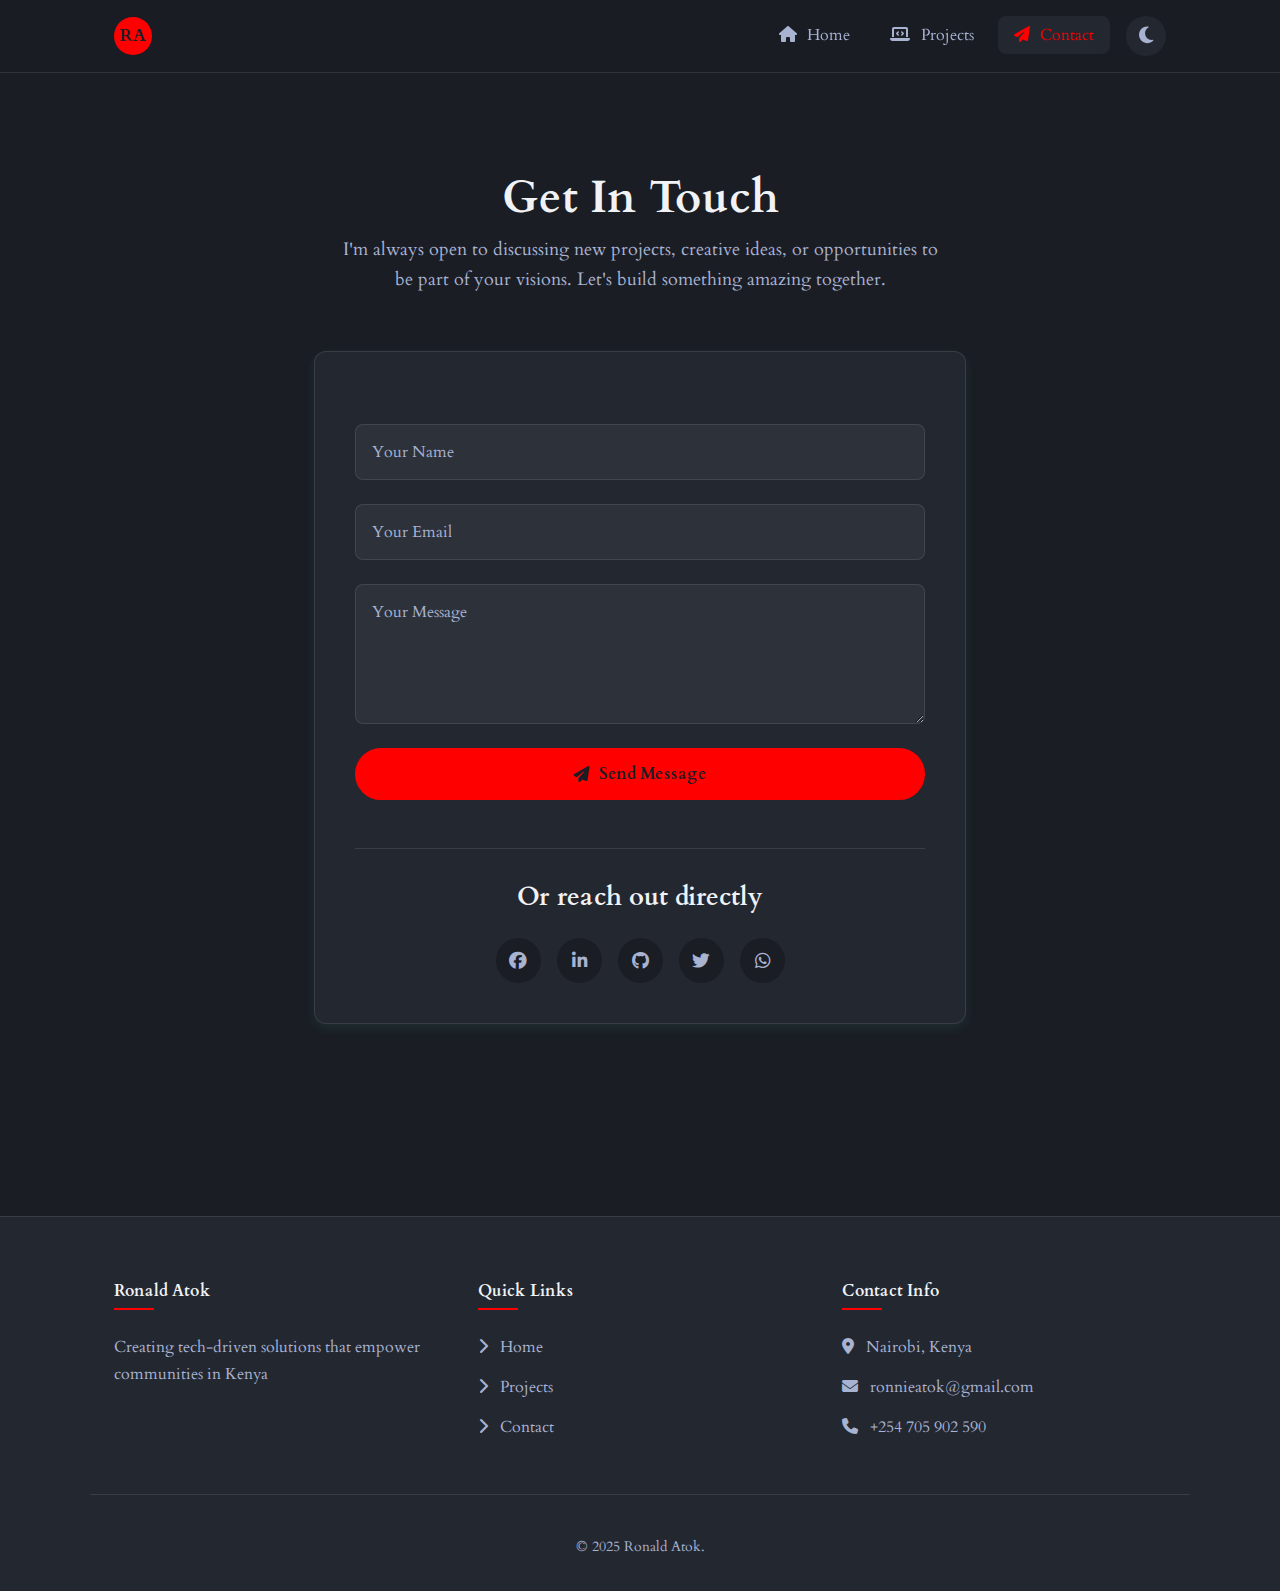
<file: contact.html>
<!DOCTYPE html>
<html lang="en">
<head>
    <meta charset="UTF-8">
    <meta name="viewport" content="width=device-width, initial-scale=1.0">
    <title>Contact - Ronald Atok</title>
    
    <link rel="icon" href="data:image/svg+xml,<svg xmlns='http://www.w3.org/2000/svg' viewBox='0 0 100 100'><circle cx='50' cy='50' r='48' fill='%2342DCA3'/><text x='50' y='65' font-size='50' text-anchor='middle' fill='%23121212' font-family='Arial, sans-serif' font-weight='bold'>RA</text></svg>">
    <link rel="preconnect" href="https://fonts.googleapis.com">
<link rel="preconnect" href="https://fonts.gstatic.com" crossorigin>
<link href="https://fonts.googleapis.com/css2?family=Cardo:ital,wght@0,400;0,700;1,400&display=swap" rel="stylesheet">
    
    <link rel="stylesheet" href="https://cdnjs.cloudflare.com/ajax/libs/font-awesome/6.4.0/css/all.min.css">
    
    <style>
        :root {
            --accent: #ff0000;       /* Vibrant orange */
            --accent-dark: #ff0000;

            --radius-sm: 8px;
            --radius-md: 12px;
            --radius-lg: 20px;
            --radius-full: 50px;
            
            --transition-fast: all 0.2s ease-in-out;
            --transition-smooth: all 0.3s cubic-bezier(0.25, 0.46, 0.45, 0.94);
        }
        
        /* Dark Theme (Default) */
        body {
            --bg-primary: #1A1D24;
            --bg-secondary: #232730;
            --bg-nav: rgba(26, 29, 36, 0.8);
            --text-primary: #F0F2F5;
            --text-secondary: #a8b2d1;
            --border-color: rgba(255, 255, 255, 0.1);
            --shadow-color: rgba(66, 220, 163, 0.1);
            --input-bg: #2c313a;
        }

        /* Light Theme */
        body.light-theme {
            --bg-primary: #F8F9FA;
            --bg-secondary: #FFFFFF;
            --bg-nav: rgba(248, 249, 250, 0.85);
            --text-primary: #1A1D24;
            --text-secondary: #5a6178;
            --border-color: rgba(0, 0, 0, 0.1);
            --shadow-color: rgba(0, 0, 0, 0.08);
            --input-bg: #F0F2F5;
        }

        * {
            margin: 0;
            padding: 0;
            box-sizing: border-box;
        }

        body {
            background: var(--bg-primary);
            color: var(--text-secondary);
            font-family: 'Cardo', serif;
            line-height: 1.7;
            min-height: 100vh;
            display: flex;
            flex-direction: column;
            overflow-x: hidden;
            transition: background 0.3s, color 0.3s;
        }
        
        main {
            flex-grow: 1;
        }

        h1, h2, h3, h4, h5, h6 {
            font-family: 'Cardo', serif;
            font-weight: 600;
            line-height: 1.3;
            color: var(--text-primary);
        }

        h1 { font-size: 2.8rem; }
        h2 { font-size: 2.2rem; margin-bottom: 1.5rem; }
        h3 { font-size: 1.6rem; margin-bottom: 1rem; }
        
        a {
            text-decoration: none;
            color: var(--accent);
            transition: var(--transition-fast);
        }
        a:hover { color: var(--accent-dark); }

        .container {
            width: 100%;
            max-width: 1100px;
            margin: 0 auto;
            padding: 0 1.5rem;
        }
        
        .container-narrow {
            max-width: 700px;
        }

        .btn {
            display: inline-flex;
            align-items: center;
            justify-content: center;
            gap: 0.6rem;
            padding: 0.8rem 1.8rem;
            border-radius: var(--radius-full);
            font-weight: 600;
            font-size: 1rem;
            text-decoration: none;
            transition: var(--transition-smooth);
            cursor: pointer;
            border: 2px solid transparent;
            font-family: 'Cardo', serif;
        }
        
        .btn-primary {
            background: var(--accent);
            color: #1A1D24;
            border-color: var(--accent);
        }
        .btn-primary:hover {
            background: var(--accent-dark);
            border-color: var(--accent-dark);
            transform: translateY(-3px);
            box-shadow: 0 10px 20px -10px var(--accent);
        }

        .section { padding: 6rem 0; }
        .section-header { text-align: center; margin-bottom: 3.5rem; }
        .section-header h1 { margin-bottom: 0.5rem; }
        .section-header p { font-size: 1.1rem; max-width: 600px; margin: 0 auto; color: var(--text-secondary); }

        /* Navigation */
        .navbar {
            background: var(--bg-nav);
            backdrop-filter: blur(10px);
            -webkit-backdrop-filter: blur(10px);
            padding: 1rem 0;
            position: sticky;
            top: 0;
            z-index: 1000;
            border-bottom: 1px solid var(--border-color);
        }

        .navbar-container {
            display: flex;
            justify-content: space-between;
            align-items: center;
        }

        .logo {
            font-family: 'Cardo', serif;
            font-weight: 700;
            font-size: 1.5rem;
            color: var(--text-primary);
            display: flex;
            align-items: center;
            gap: 0.5rem;
        }

        .logo-circle {
            display: inline-flex;
            align-items: center;
            justify-content: center;
            width: 38px;
            height: 38px;
            background: var(--accent);
            color: #1A1D24;
            border-radius: 50%;
            font-weight: 700;
            font-size: 1.1rem;
            transition: transform 0.3s;
        }
        .logo:hover .logo-circle {
            transform: rotate(15deg);
        }

        .nav-controls {
            display: flex;
            align-items: center;
            gap: 1rem;
        }

        .nav-menu {
            display: flex;
            list-style: none;
            gap: 0.5rem;
        }

        .nav-link {
            color: var(--text-secondary);
            font-weight: 500;
            padding: 0.5rem 1rem;
            border-radius: var(--radius-sm);
            transition: var(--transition-fast);
        }

        .nav-link:hover, .nav-link.active {
            color: var(--accent-dark);
            background: var(--bg-secondary);
        }

        .nav-link i { margin-right: 0.4rem; }
        
        .theme-toggle {
            background: var(--bg-secondary);
            border: none;
            color: var(--text-secondary);
            cursor: pointer;
            font-size: 1.2rem;
            width: 40px;
            height: 40px;
            border-radius: 50%;
            display: flex;
            align-items: center;
            justify-content: center;
            transition: var(--transition-fast);
        }
        .theme-toggle:hover {
            color: var(--accent);
        }

        .mobile-toggle {
            display: none;
            background: transparent;
            border: none;
            font-size: 1.5rem;
            color: var(--text-primary);
            cursor: pointer;
        }
        
        
        .contact-wrapper {
            background: var(--bg-secondary);
            padding: 2.5rem;
            border-radius: var(--radius-md);
            border: 1px solid var(--border-color);
            box-shadow: 0 4px 12px var(--shadow-color);
        }
        
        .contact-form {
            display: flex;
            flex-direction: column;
            gap: 1.5rem;
            margin-top: 2rem;
        }
        
        .contact-form input, .contact-form textarea {
            padding: 1rem;
            border: 1px solid var(--border-color);
            border-radius: var(--radius-sm);
            font-size: 1rem;
            font-family: 'Cardo', serif;
            background-color: var(--input-bg);
            color: var(--text-primary);
            transition: var(--transition-fast);
        }
        
        .contact-form input::placeholder, .contact-form textarea::placeholder {
            color: var(--text-secondary);
        }
        
        .contact-form input:focus, .contact-form textarea:focus {
            border-color: var(--accent);
            outline: none;
            box-shadow: 0 0 0 3px var(--shadow-color);
        }
        
        .contact-form textarea {
            min-height: 140px;
            resize: vertical;
        }
        
        .contact-form .btn {
            width: 100%;
        }
        
        .contact-info {
            text-align: center;
            margin-top: 3rem;
            padding-top: 2rem;
            border-top: 1px solid var(--border-color);
        }
        
        .contact-info h3 {
            margin-bottom: 1.5rem;
        }

        .contact-info-links {
            display: flex;
            justify-content: center;
            gap: 1rem;
            flex-wrap: wrap;
        }
        
        .contact-info-links a {
            display: inline-flex;
            align-items: center;
            justify-content: center;
            width: 45px;
            height: 45px;
            background: var(--bg-primary);
            color: var(--text-secondary);
            border-radius: 50%;
            font-size: 1.1rem;
            transition: var(--transition-smooth);
        }
        
        .contact-info-links a:hover {
            background: var(--accent);
            color: #1A1D24;
            transform: translateY(-3px);
        }


    
        .footer {
            background: var(--bg-secondary);
            color: var(--text-secondary);
            padding: 4rem 0 2rem;
            border-top: 1px solid var(--border-color);
            margin-top: 6rem; /* Ensure space after content */
        }

        .footer-container {
            display: grid;
            grid-template-columns: repeat(auto-fit, minmax(250px, 1fr));
            gap: 2.5rem;
        }

        .footer-col h4 {
            color: var(--text-primary);
            margin-bottom: 1.5rem;
            position: relative;
            padding-bottom: 0.5rem;
        }

        .footer-col h4::after {
            content: '';
            position: absolute;
            bottom: 0;
            left: 0;
            width: 40px;
            height: 2px;
            background: var(--accent);
        }

        .footer-links { list-style: none; }
        .footer-links li { margin-bottom: 0.8rem; }
        .footer-links li i { margin-right: 0.5rem; }

        .footer-links a {
            color: var(--text-secondary);
            transition: var(--transition-fast);
        }
        .footer-links a:hover {
            color: var(--accent);
            padding-left: 5px;
        }

        .social-links {
            display: flex;
            gap: 0.8rem;
            margin-top: 1.5rem;
        }

        .social-links a {
            display: inline-flex;
            align-items: center;
            justify-content: center;
            width: 40px;
            height: 40px;
            border-radius: 50%;
            background: var(--bg-primary);
            color: var(--text-secondary);
            font-size: 1.1rem;
            transition: var(--transition-smooth);
        }

        .social-links a:hover {
            background: var(--accent);
            color: #1A1D24;
            transform: translateY(-3px);
        }

        .copyright {
            text-align: center;
            padding-top: 2.5rem;
            margin-top: 2.5rem;
            border-top: 1px solid var(--border-color);
            font-size: 0.9rem;
        }

        /* Responsiveness designnnnnn */
        @media (max-width: 768px) {
            h1 { font-size: 2.4rem; }
            h2 { font-size: 1.8rem; }
            
            .mobile-toggle { display: block; }
            .theme-toggle { margin-right: 0.5rem; }
            
            .nav-menu {
                display: none;
                position: fixed;
                top: 65px; /* Navbar height */
                right: 0;
                flex-direction: column;
                background: var(--bg-secondary);
                width: 100%;
                height: calc(100vh - 65px);
                padding: 2rem;
                box-shadow: 0 8px 24px rgba(0,0,0,0.2);
                gap: 1.5rem;
            }
            .nav-menu.active { display: flex; }
        }
        
        @media (max-width: 576px) {
            .contact-wrapper {
                padding: 1.5rem;
            }
        }
        
        /* Animations */
        .animate-on-scroll {
            opacity: 0;
            transition: opacity 0.6s ease-out, transform 0.6s ease-out;
        }
        .animate-on-scroll.is-visible {
            opacity: 1;
            transform: none;
        }
        .slide-up { transform: translateY(30px); }
    </style>
</head>
<body>
    <nav class="navbar">
        <div class="container navbar-container">
            <a href="index.html" class="logo">
                <span class="logo-circle">RA</span>
            </a>
            
            <div class="nav-controls">
                 <ul class="nav-menu" id="navMenu">
                    <li><a href="index.html" class="nav-link"><i class="fas fa-home"></i> Home</a></li>
                    <li><a href="portfolio.html" class="nav-link"><i class="fas fa-laptop-code"></i> Projects</a></li>
                    <li><a href="contact.html" class="nav-link active"><i class="fas fa-paper-plane"></i> Contact</a></li>
                </ul>
                <button class="theme-toggle" id="themeToggle" aria-label="Toggle theme">
                    <i class="fas fa-moon"></i>
                </button>
                <button class="mobile-toggle" id="mobileToggle" aria-label="Toggle navigation">
                    <i class="fas fa-bars"></i>
                </button>
            </div>
        </div>
    </nav>

    <main>
        <section class="section">
            <div class="container container-narrow">
                 <header class="section-header animate-on-scroll" data-animation="slide-up">
                    <h1>Get In Touch</h1>
                    <p>I'm always open to discussing new projects, creative ideas, or opportunities to be part of your visions. Let's build something amazing together.</p>
                </header>
                
                <div class="contact-wrapper animate-on-scroll" data-animation="slide-up">
                    <form class="contact-form" action="https://formspree.io/f/mpwrdlrw"  method="POST">
                        <input type="text" id="name" name="name" placeholder="Your Name" required>
                        <input type="email" id="email" name="email" placeholder="Your Email" required>
                        <textarea id="message" name="message" placeholder="Your Message" required></textarea>
                        <button type="submit" class="btn btn-primary"><i class="fas fa-paper-plane"></i> Send Message</button>
                    </form>
                    
                    <div class="contact-info">
                        <h3>Or reach out directly</h3>
                        <div class="contact-info-links">
                            <a href="https://facebook.com/Ronnie.atok.7" aria-label="Facebook"><i class="fab fa-facebook"></i></a>
                    <a href="https://www.linkedin.com/in/Ronaldatok" aria-label="LinkedIn"><i class="fab fa-linkedin-in"></i></a>
                    <a href="https://github.com/Ronnieatok" aria-label="GitHub"><i class="fab fa-github"></i></a>
                    <a href="https://x.com/ronnyatok" aria-label="X"><i class="fab fa-twitter"></i>
                    <a href="https://wa.me/254705902590" aria-label="WhatsApp"><i class="fab fa-whatsapp"></i></a>
           
   </div>
      </div>
          </div>
            </div>
        </section>
    </main>

    <footer class="footer">
        <div class="container footer-container">
            <div class="footer-col">
                <h4>Ronald Atok</h4>
                <p>Creating tech-driven solutions that empower communities in Kenya</p>
            </div>
            
            <div class="footer-col">
                <h4>Quick Links</h4>
                <ul class="footer-links">
                    <li><a href="index.html"><i class="fas fa-chevron-right"></i> Home</a></li>
                    <li><a href="portfolio.html"><i class="fas fa-chevron-right"></i> Projects</a></li>
                    <li><a href="contact.html"><i class="fas fa-chevron-right"></i> Contact</a></li>
                </ul>
            </div>
            
            <div class="footer-col">
                <h4>Contact Info</h4>
                <ul class="footer-links">
                    <li><i class="fas fa-map-marker-alt"></i> Nairobi, Kenya</li>
                    <li><i class="fas fa-envelope"></i> ronnieatok@gmail.com</li>
                    <li><i class="fas fa-phone"></i> +254 705 902 590</li>
                </ul>
            </div>
        </div>
        
        <div class="container copyright">
            <p>&copy; 2025 Ronald Atok.</p>
        </div>
    </footer>

    <script>
        document.addEventListener('DOMContentLoaded', () => {
            const mobileToggle = document.getElementById('mobileToggle');
            const navMenu = document.getElementById('navMenu');
            const themeToggle = document.getElementById('themeToggle');
            const body = document.body;
            const themeIcon = themeToggle.querySelector('i');

            // --- Mobile Navigation ---
            mobileToggle.addEventListener('click', () => {
                navMenu.classList.toggle('active');
                const isOpen = navMenu.classList.contains('active');
                mobileToggle.setAttribute('aria-expanded', isOpen);
                mobileToggle.innerHTML = isOpen ? '<i class="fas fa-times"></i>' : '<i class="fas fa-bars"></i>';
            });

            document.querySelectorAll('.nav-link').forEach(link => {
                link.addEventListener('click', () => {
                    if (navMenu.classList.contains('active')) {
                       navMenu.classList.remove('active');
                       mobileToggle.innerHTML = '<i class="fas fa-bars"></i>';
                       mobileToggle.setAttribute('aria-expanded', 'false');
                    }
                });
            });

            // --- Theme Toggle ---
            const applyTheme = (theme) => {
                if (theme === 'light') {
                    body.classList.add('light-theme');
                    themeIcon.classList.remove('fa-moon');
                    themeIcon.classList.add('fa-sun');
                } else {
                    body.classList.remove('light-theme');
                    themeIcon.classList.remove('fa-sun');
                    themeIcon.classList.add('fa-moon');
                }
            };
            
            themeToggle.addEventListener('click', () => {
                const currentTheme = body.classList.contains('light-theme') ? 'light' : 'dark';
                const newTheme = currentTheme === 'light' ? 'dark' : 'light';
                localStorage.setItem('theme', newTheme);
                applyTheme(newTheme);
            });

            // Load saved theme from localStorage
            const savedTheme = localStorage.getItem('theme') || 'dark'; // Default to dark
            applyTheme(savedTheme);


            // --- Scroll Animations ---
            const scrollElements = document.querySelectorAll('.animate-on-scroll');
            
            const elementInView = (el, dividend = 1) => {
                const elementTop = el.getBoundingClientRect().top;
                return (
                    elementTop <= (window.innerHeight || document.documentElement.clientHeight) / dividend
                );
            };

            const displayScrollElement = (element) => {
                element.classList.add('is-visible');
                const animationType = element.getAttribute('data-animation');
                if (animationType === 'slide-up') {
                   element.style.transform = 'translateY(0)';
                }
            };

            const handleScrollAnimation = () => {
                scrollElements.forEach((el) => {
                    if (elementInView(el, 1.25)) {
                        displayScrollElement(el);
                    }
                });
            }
            
            // Initial check
            handleScrollAnimation();
            window.addEventListener('scroll', handleScrollAnimation);
        });
    </script>
</body>
</html>
</file>
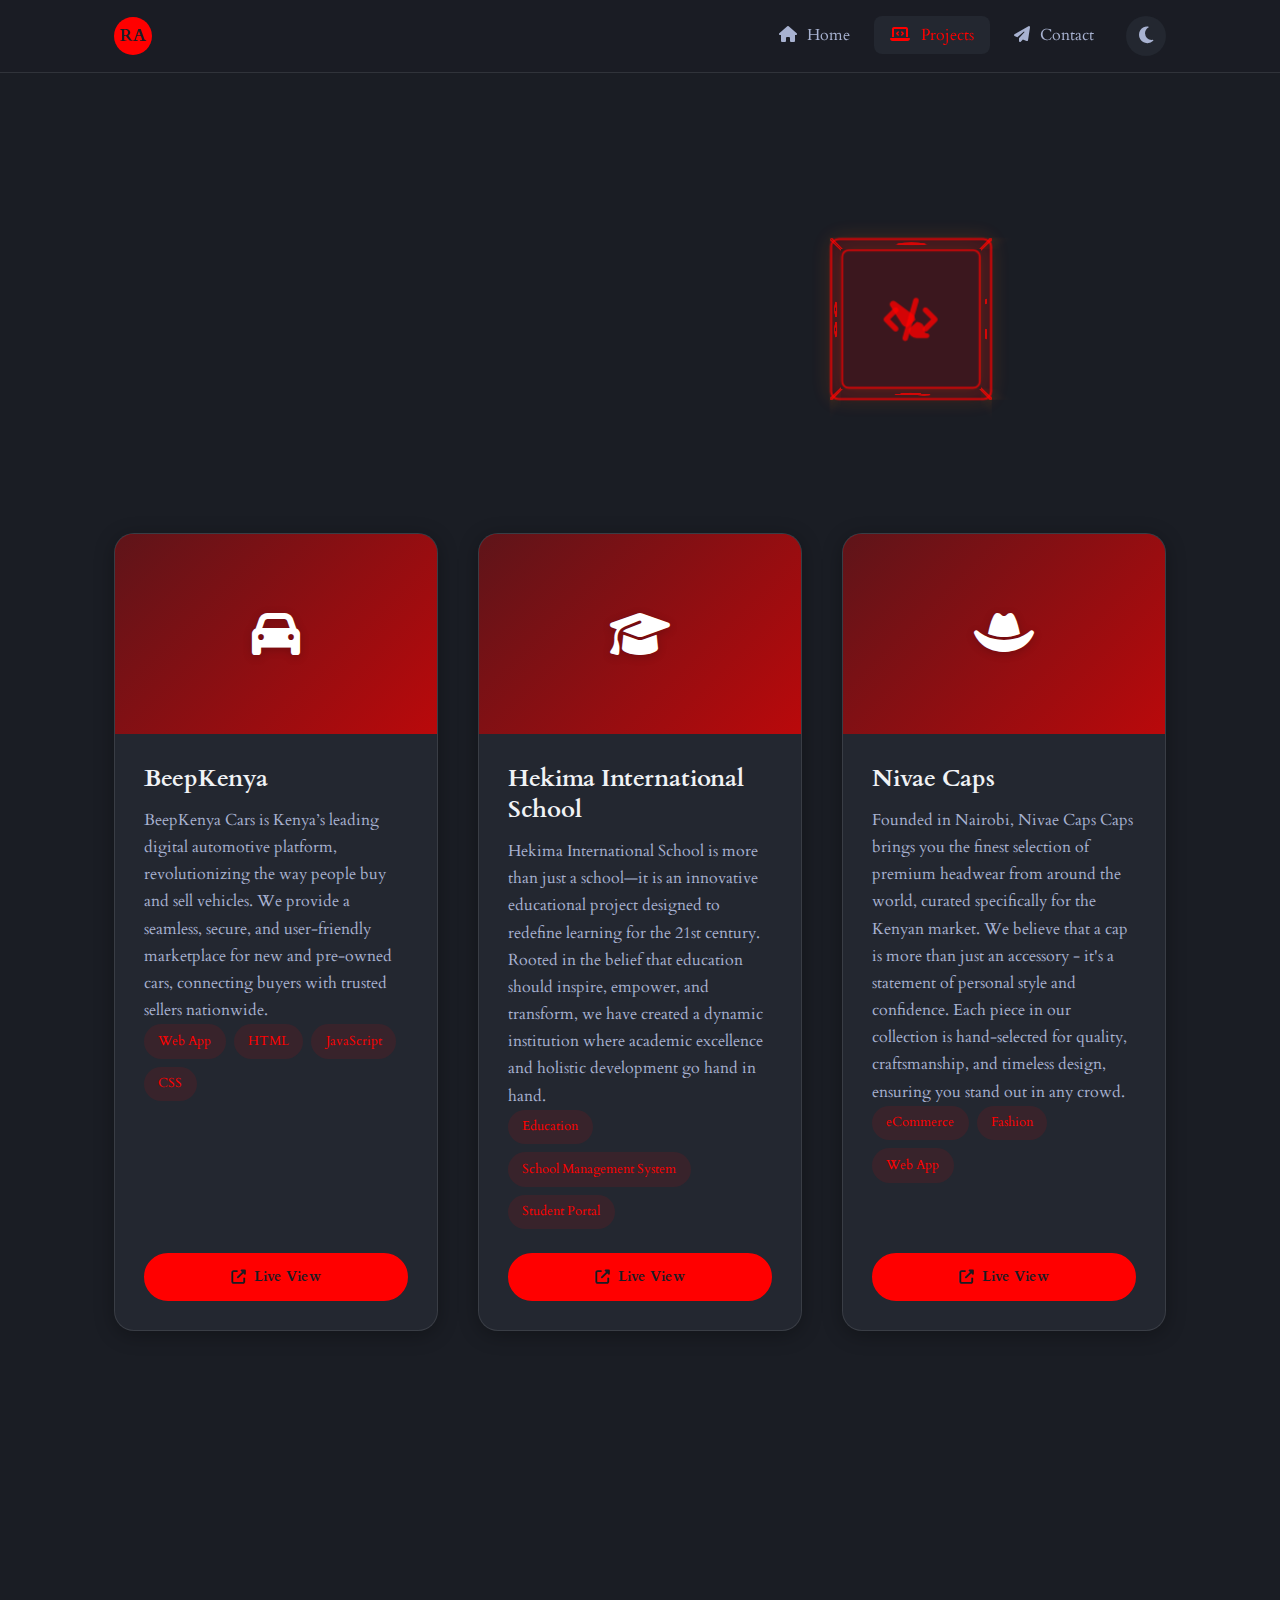
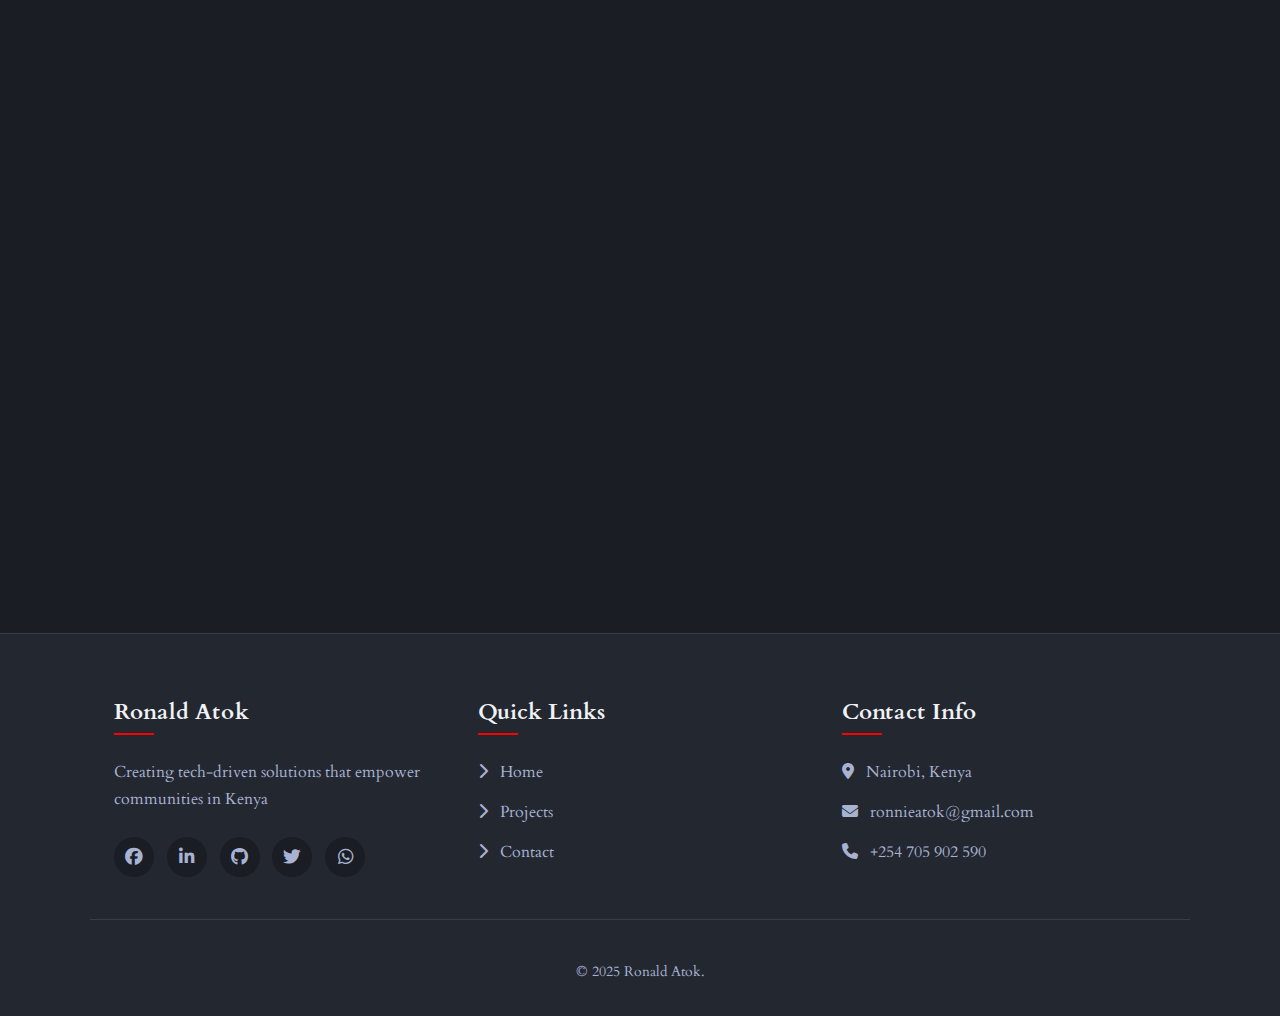
<file: portfolio.html>
<!DOCTYPE html>
<html lang="en">
<head>
    <meta charset="UTF-8">
    <meta name="viewport" content="width=device-width, initial-scale=1.0">
    <title>Projects - Ronald Atok</title>
    
    <link rel="icon" href="data:image/svg+xml,<svg xmlns='http://www.w3.org/2000/svg' viewBox='0 0 100 100'><circle cx='50' cy='50' r='48' fill='%2342DCA3'/><text x='50' y='65' font-size='50' text-anchor='middle' fill='%23121212' font-family='Cardo, serif' font-weight='bold'>RA</text></svg>">
    
   <link rel="preconnect" href="https://fonts.googleapis.com">
<link rel="preconnect" href="https://fonts.gstatic.com" crossorigin>
<link href="https://fonts.googleapis.com/css2?family=Cardo:ital,wght@0,400;0,700;1,400&display=swap" rel="stylesheet">
    
    <link rel="stylesheet" href="https://cdnjs.cloudflare.com/ajax/libs/font-awesome/6.4.0/css/all.min.css">
    
    <style>
        :root {
            --accent: #ff0000;        /* Vibrant Orange */
            --accent-dark: #ff0000;
            --accent-light: rgba(250, 0, 0, 0.1);
            --accent-gradient: linear-gradient(135deg, #ff0000 0%, #ff0000 100%);

            --radius-sm: 8px;
            --radius-md: 12px;
            --radius-lg: 20px;
            --radius-full: 50px;
            
            --transition-fast: all 0.2s ease-in-out;
            --transition-smooth: all 0.3s cubic-bezier(0.25, 0.46, 0.45, 0.94);
        }
        
        /* Dark Theme  */
        body {
            --bg-primary: #1A1D24;
            --bg-secondary: #232730;
            --bg-nav: rgba(26, 29, 36, 0.8);
            --text-primary: #F0F2F5;
            --text-secondary: #a8b2d1;
            --border-color: rgba(255, 255, 255, 0.1);
            --shadow-color: rgba(66, 220, 163, 0.1);
            --card-shadow: 0 4px 20px rgba(0,0,0,0.3);
        }

        /* Light Theme */
        body.light-theme {
            --bg-primary: #F8F9FA;
            --bg-secondary: #FFFFFF;
            --bg-nav: rgba(248, 249, 250, 0.85);
            --text-primary: #1A1D24;
            --text-secondary: #5a6178;
            --border-color: rgba(0, 0, 0, 0.1);
            --shadow-color: rgba(0, 0, 0, 0.08);
            --card-shadow: 0 4px 20px rgba(0,0,0,0.08);
        }

        * {
            margin: 0;
            padding: 0;
            box-sizing: border-box;
        }

        body {
            background: var(--bg-primary);
            color: var(--text-secondary);
            font-family: 'Cardo', serif;
            line-height: 1.7;
            min-height: 100vh;
            display: flex;
            flex-direction: column;
            overflow-x: hidden;
            transition: background 0.3s, color 0.3s;
        }
        
        main {
            flex-grow: 1;
        }

        h1, h2, h3, h4, h5, h6 {
            font-family: 'Cardo', serif;
            font-weight: 600;
            line-height: 1.3;
            color: var(--text-primary);
        }

        h1 { font-size: 2.8rem; }
        h2 { font-size: 2.2rem; margin-bottom: 1.5rem; }
        h3 { font-size: 1.6rem; margin-bottom: 1rem; }
        h4 { font-size: 1.4rem; }
        
        a {
            text-decoration: none;
            color: var(--accent);
            transition: var(--transition-fast);
        }

        a:hover { color: var(--accent-dark); }

        .container {
            width: 100%;
            max-width: 1100px;
            margin: 0 auto;
            padding: 0 1.5rem;
        }

        .btn {
            display: inline-flex;
            align-items: center;
            justify-content: center;
            gap: 0.6rem;
            padding: 0.8rem 1.8rem;
            border-radius: var(--radius-full);
            font-weight: 600;
            font-size: 1rem;
            text-decoration: none;
            transition: var(--transition-smooth);
            cursor: pointer;
            border: 2px solid transparent;
            font-family: 'Cardo', serif;
        }
        
        .btn-primary {
            background: var(--accent);
            color: #1A1D24;
            border-color: var(--accent);
        }

        .btn-primary:hover {
            background: var(--accent-dark);
            border-color: var(--accent-dark);
            transform: translateY(-3px);
            box-shadow: 0 10px 20px -10px var(--accent);
        }

        .section { padding: 6rem 0; }
        .section-header { text-align: center; margin-bottom: 3.5rem; }
        .section-header h1 { margin-bottom: 0.5rem; }
        .section-header p { font-size: 1.1rem; max-width: 600px; margin: 0 auto; color: var(--text-secondary); }

    
        .navbar {
            background: var(--bg-nav);
            backdrop-filter: blur(10px);
            -webkit-backdrop-filter: blur(10px);
            padding: 1rem 0;
            position: sticky;
            top: 0;
            z-index: 1000;
            border-bottom: 1px solid var(--border-color);
        }

        .navbar-container {
            display: flex;
            justify-content: space-between;
            align-items: center;
        }

        .logo {
            font-family: 'Cardo', serif;
            font-weight: 700;
            font-size: 1.5rem;
            color: var(--text-primary);
            display: flex;
            align-items: center;
            gap: 0.5rem;
        }

        .logo-circle {
            display: inline-flex;
            align-items: center;
            justify-content: center;
            width: 38px;
            height: 38px;
            background: var(--accent);
            color: #1A1D24;
            border-radius: 50%;
            font-weight: 700;
            font-size: 1.1rem;
            transition: transform 0.3s;
        }
        .logo:hover .logo-circle {
            transform: rotate(15deg);
        }

        .nav-controls {
            display: flex;
            align-items: center;
            gap: 1rem;
        }

        .nav-menu {
            display: flex;
            list-style: none;
            gap: 0.5rem;
        }

        .nav-link {
            color: var(--text-secondary);
            font-weight: 500;
            padding: 0.5rem 1rem;
            border-radius: var(--radius-sm);
            transition: var(--transition-fast);
        }

        .nav-link:hover, .nav-link.active {
            color: var(--accent-dark);
            background: var(--bg-secondary);
        }

        .nav-link i { margin-right: 0.4rem; }
        
        .theme-toggle {
            background: var(--bg-secondary);
            border: none;
            color: var(--text-secondary);
            cursor: pointer;
            font-size: 1.2rem;
            width: 40px;
            height: 40px;
            border-radius: 50%;
            display: flex;
            align-items: center;
            justify-content: center;
            transition: var(--transition-fast);
        }
        .theme-toggle:hover {
            color: var(--accent);
        }

        .mobile-toggle {
            display: none;
            background: transparent;
            border: none;
            font-size: 1.5rem;
            color: var(--text-primary);
            cursor: pointer;
        }

        /* ========== INTRO SECTION ========== */
        .intro-grid {
            display: grid;
            grid-template-columns: 1fr;
            gap: 2rem;
            margin-bottom: 4rem;
        }

        @media (min-width: 768px) {
            .intro-grid {
                grid-template-columns: 1fr 1fr;
                align-items: center;
            }
        }

        .intro-text {
            text-align: center;
        }

        @media (min-width: 768px) {
            .intro-text {
                text-align: left;
            }
        }

        .intro-visual {
            position: relative;
            display: flex;
            justify-content: center;
            align-items: center;
            height: 300px;
            perspective: 1000px;
        }

        .floating-cube {
            position: relative;
            width: 150px;
            height: 150px;
            transform-style: preserve-3d;
            animation: rotateCube 15s infinite linear;
        }

        .cube-face {
            position: absolute;
            width: 150px;
            height: 150px;
            background: var(--accent-light);
            border: 2px solid var(--accent);
            display: flex;
            align-items: center;
            justify-content: center;
            font-size: 2.5rem;
            color: var(--accent);
            opacity: 0.8;
            border-radius: 8px;
            box-shadow: 0 0 20px rgba(255, 108, 3, 0.2);
        }

        .face-front { transform: translateZ(75px); }
        .face-back { transform: rotateY(180deg) translateZ(75px); }
        .face-right { transform: rotateY(90deg) translateZ(75px); }
        .face-left { transform: rotateY(-90deg) translateZ(75px); }
        .face-top { transform: rotateX(90deg) translateZ(75px); }
        .face-bottom { transform: rotateX(-90deg) translateZ(75px); }

        @keyframes rotateCube {
            0% { transform: rotateX(0) rotateY(0) rotateZ(0); }
            100% { transform: rotateX(360deg) rotateY(360deg) rotateZ(360deg); }
        }

        .intro-text h1 {
            font-size: 3rem;
            background: var(--accent-gradient);
            -webkit-background-clip: text;
            -webkit-text-fill-color: transparent;
            background-clip: text;
            margin-bottom: 1rem;
            animation: fadeInUp 0.8s ease-out forwards;
            opacity: 0;
        }

        .intro-text h2 {
            font-size: 1.8rem;
            margin-bottom: 1.5rem;
            animation: fadeInUp 0.8s ease-out 0.2s forwards;
            opacity: 0;
        }

        .intro-text p {
            font-size: 1.1rem;
            max-width: 500px;
            margin: 0 auto 1.5rem;
            animation: fadeInUp 0.8s ease-out 0.4s forwards;
            opacity: 0;
        }

        @keyframes fadeInUp {
            from {
                opacity: 0;
                transform: translateY(20px);
            }
            to {
                opacity: 1;
                transform: translateY(0);
            }
        }

        /* ========== PROJECTS SECTION ========== */
        .projects-grid {
            display: grid;
            grid-template-columns: repeat(auto-fill, minmax(320px, 1fr));
            gap: 2.5rem;
        }

        .project-card {
            background: var(--bg-secondary);
            border-radius: var(--radius-lg);
            border: 1px solid var(--border-color);
            box-shadow: var(--card-shadow);
            transition: var(--transition-smooth);
            display: flex;
            flex-direction: column;
            overflow: hidden;
            position: relative;
            transform: translateY(20px);
            opacity: 0;
            transition: all 0.6s cubic-bezier(0.175, 0.885, 0.32, 1.275);
        }

        .project-card.is-visible {
            transform: translateY(0);
            opacity: 1;
        }

        .project-card:hover {
            transform: translateY(-8px);
            box-shadow: 0 12px 24px var(--text-primary);
        }

        /* LIGHTING EFFECT */
        .project-card::before {
            content: '';
            position: absolute;
            top: 0;
            left: 0;
            width: 100%;
            height: 100%;
            background: radial-gradient(
                800px circle at var(--mouse-x) var(--mouse-y),
                rgba(66, 220, 163, 0.1),
                transparent 40%
            );
            border-radius: var(--radius-lg);
            z-index: 1;
            pointer-events: none;
            opacity: 0;
            transition: opacity 0.3s ease;
        }

        .project-card:hover::before {
            opacity: 0;
        }

        .project-image {
            height: 200px;
            background: var(--accent-gradient);
            display: flex;
            align-items: center;
            justify-content: center;
            color: white;
            font-size: 3rem;
            position: relative;
            overflow: hidden;
            z-index: 2;
        }

        .project-image::before {
            content: '';
            position: absolute;
            top: 0;
            left: 0;
            width: 100%;
            height: 100%;
            background: linear-gradient(135deg, rgba(26, 29, 36, 0.7) 0%, rgba(26, 29, 36, 0.3) 100%);
            z-index: 1;
        }

        .project-image i {
            position: relative;
            z-index: 2;
            text-shadow: 0 2px 10px rgba(0,0,0,0.2);
        }

        .project-content {
            padding: 1.8rem;
            display: flex;
            flex-direction: column;
            flex-grow: 1;
            position: relative;
            z-index: 2;
        }
        
        .project-card h3 {
            color: var(--text-primary);
            font-size: 1.5rem;
            margin-bottom: 0.8rem;
            transition: var(--transition-fast);
        }

        .project-card h3 a {
            color: inherit;
        }
        .project-card h3 a:hover {
            color: var(--accent);
        }
        .project-card:hover .project-image,
        .project-card:hover .project-tags span,
        .project-card:hover .project-links .btn 
        
        
        .project-description {
            color: var(--text-secondary);
            margin-bottom: 1.5rem;
            flex-grow: 1;
            font-size: 0.95rem;
            line-height: 1.6;
        }

        .project-tags {
            display: flex;
            flex-wrap: wrap;
            gap: 0.5rem;
            margin-bottom: 1.5rem;
            z-index: 2;
            position: relative;
        }

        .project-tags span {
            background: var(--accent-light);
            color: var(--accent);
            padding: 0.4rem 0.9rem;
            border-radius: var(--radius-full);
            font-size: 0.8rem;
            font-weight: 500;
            transition: var(--transition-fast);
        }

        .project-tags span:hover {
            transform: translateY(-2px);
            box-shadow: 0 4px 8px rgba(66, 220, 163, 0.2);
        }

        .project-links {
            margin-top: auto;
            display: flex;
            gap: 1rem;
            position: relative;
            z-index: 2;
        }
        
        .project-links .btn {
            padding: 0.6rem 1.2rem;
            font-size: 0.9rem;
            flex-grow: 1;
            justify-content: center;
        }
        
        .project-links .btn:hover {
            transform: translateY(-3px);
            color: var(--bg-primary);
        }
        
        .project-links .btn-secondary {
            background: transparent;
            border-color: var(--accent);
            color: var(--accent);
        }
        
        .project-links .btn-secondary:hover {
            background: var(--accent-light);
        }

        /* Footer */
        .footer {
            background: var(--bg-secondary);
            color: var(--text-secondary);
            padding: 4rem 0 2rem;
            border-top: 1px solid var(--border-color);
            margin-top: 6rem;
        }

        .footer-container {
            display: grid;
            grid-template-columns: repeat(auto-fit, minmax(250px, 1fr));
            gap: 2.5rem;
        }

        .footer-col h4 {
            color: var(--text-primary);
            margin-bottom: 1.5rem;
            position: relative;
            padding-bottom: 0.5rem;
        }

        .footer-col h4::after {
            content: '';
            position: absolute;
            bottom: 0;
            left: 0;
            width: 40px;
            height: 2px;
            background: var(--accent);
        }

        .footer-links { list-style: none; }
        .footer-links li { margin-bottom: 0.8rem; }
        .footer-links li i { margin-right: 0.5rem; }

        .footer-links a {
            color: var(--text-secondary);
            transition: var(--transition-fast);
        }
        .footer-links a:hover {
            color: var(--accent);
            padding-left: 5px;
        }

        .social-links {
            display: flex;
            gap: 0.8rem;
            margin-top: 1.5rem;
        }

        .social-links a {
            display: inline-flex;
            align-items: center;
            justify-content: center;
            width: 40px;
            height: 40px;
            border-radius: 50%;
            background: var(--bg-primary);
            color: var(--text-secondary);
            font-size: 1.1rem;
            transition: var(--transition-smooth);
        }

        .social-links a:hover {
            background: var(--accent);
            color: #1A1D24;
            transform: translateY(-3px);
        }

        .copyright {
            text-align: center;
            padding-top: 2.5rem;
            margin-top: 2.5rem;
            border-top: 1px solid var(--border-color);
            font-size: 0.9rem;
        }

        /* Responsive Design */
        @media (max-width: 768px) {
            h1 { font-size: 2.4rem; }
            h2 { font-size: 1.8rem; }
            
            .mobile-toggle { display: block; }
            .theme-toggle { margin-right: 0.5rem; }
            
            .nav-menu {
                display: none;
                position: fixed;
                top: 65px;
                right: 0;
                flex-direction: column;
                background: var(--bg-secondary);
                width: 100%;
                height: calc(100vh - 65px);
                padding: 2rem;
                box-shadow: 0 8px 24px rgba(0,0,0,0.2);
                gap: 1.5rem;
            }
            .nav-menu.active { display: flex; }
            
            .intro-grid {
                grid-template-columns: 1fr;
            }
            
            .intro-text {
                text-align: center;
            }
            
            .intro-text p {
                margin: 0 auto 1.5rem;
            }
        }
    </style>
</head>
<body>
    <nav class="navbar">
        <div class="container navbar-container">
            <a href="index.html" class="logo">
                <span class="logo-circle">RA</span>
            </a>
            
            <div class="nav-controls">
                 <ul class="nav-menu" id="navMenu">
                    <li><a href="index.html" class="nav-link"><i class="fas fa-home"></i> Home</a></li>
                    <li><a href="portfolio.html" class="nav-link active"><i class="fas fa-laptop-code"></i> Projects</a></li>
                    <li><a href="contact.html" class="nav-link"><i class="fas fa-paper-plane"></i> Contact</a></li>
                </ul>
                <button class="theme-toggle" id="themeToggle" aria-label="Toggle theme">
                    <i class="fas fa-moon"></i>
                </button>
                <button class="mobile-toggle" id="mobileToggle" aria-label="Toggle navigation">
                    <i class="fas fa-bars"></i>
                </button>
            </div>
        </div>
    </nav>

    <main>
        <section class="section">
            <div class="container">
                <div class="intro-grid">
                    <div class="intro-text">
                        <h1>My Work</h1>
                        <h2>IMAGINE..</CODE>..CONQUER</h2>
                        <p>
                            I design with intention, develop with precision, and deliver websites that make an impact. My work ensures your online presence does more than look good it performs and converts
                        </p>
                    </div>
                    
                    <div class="intro-visual">
                        <div class="floating-cube">
                            <div class="cube-face face-front"><i class="fas fa-code"></i></div>
                            <div class="cube-face face-back"><i class="fas fa-paint-brush"></i></div>
                            <div class="cube-face face-right"><i class="fas fa-mobile-alt"></i></div>
                            <div class="cube-face face-left"><i class="fas fa-server"></i></div>
                            <div class="cube-face face-top"><i class="fas fa-database"></i></div>
                            <div class="cube-face face-bottom"><i class="fas fa-rocket"></i></div>
                        </div>
                    </div>
                </div>

                <div class="projects-grid" id="projectsGrid">
                    <div class="project-card">
                        <div class="project-image"><i class="fa-solid fa-car"></i></div>
                        <div class="project-content">
                            <h3><a href="" target="_blank">BeepKenya</a></h3>
                            <p class="project-description">BeepKenya Cars is Kenya’s leading digital automotive platform, revolutionizing the way people buy and sell vehicles. We provide a seamless, secure, and user-friendly marketplace for new and pre-owned cars, connecting buyers with trusted sellers nationwide.</p>
                            <div class="project-tags">
                                <span>Web App</span>
                                <span>HTML</span>
                                <span>JavaScript</span>
                                <span>CSS</span>
                            </div>
                            <div class="project-links">
                                <a href="https://beep-kenya.vercel.app/" target="_blank" class="btn btn-primary"><i class="fas fa-external-link-alt"></i> Live View</a>
                            </div>
                        </div>
                    </div>

                    <div class="project-card">
                        <div class="project-image"><i class="fa-solid fa-graduation-cap"></i></div>
                        <div class="project-content">
                            <h3><a href="https://ronnieatok.github.io/Hekimaschool/" target="_blank">Hekima International School</a></h3>
                            <p class="project-description">Hekima International School is more than just a school—it is an innovative educational project designed to redefine learning for the 21st century. Rooted in the belief that education should inspire, empower, and transform, we have created a dynamic institution where academic excellence and holistic development go hand in hand.</p>
                            <div class="project-tags">
                                <span>Education</span>
                                <span>School Management System</span>
                                <span>Student Portal</span>
                            </div>
                            <div class="project-links">
                                <a href="https://ronnieatok.github.io/Hekimaschool/" target="_blank" class="btn btn-primary"><i class="fas fa-external-link-alt"></i> Live View</a>
                            </div>
                        </div>
                    </div>

                    <div class="project-card">
                        <div class="project-image"><i class="fa-solid fa-hat-cowboy"></i></div>
                        <div class="project-content">
                            <h3><a href="https://ronnieatok.github.io/nivae-caps/" target="_blank">Nivae Caps</a></h3>
                            <p class="project-description">Founded in Nairobi, Nivae Caps Caps brings you the finest selection of premium headwear from around the world, curated specifically for the Kenyan market. We believe that a cap is more than just an accessory - it's a statement of personal style and confidence. Each piece in our collection is hand-selected for quality, craftsmanship, and timeless design, ensuring you stand out in any crowd.</p>
                            <div class="project-tags">
                                <span>eCommerce</span>
                                <span>Fashion</span>
                                <span>Web App</span>
                            </div>
                            <div class="project-links">
                             <a href="https://ronnieatok.github.io/nivae-caps/" target target="_blank" class="btn btn-primary"><i class="fas fa-external-link-alt"></i> Live View</a>
                            </div>
                        </div>
                    </div>
                    
                    <div class="project-card">
                           <div class="project-image"><i class="fa-solid fa-cart-shopping"></i></div>
                        <div class="project-content">
                            <h3><a href="https://nsluxeshop.com/" target="_blank">NsLuxeshop</a></h3>
                            <p class="project-description">Nsluxeshop is a fully responsive global e-commerce platform dedicated to providing luxury clothing products to discerning customers around the world. With an emphasis on quality and style, it offers a seamless shopping experience for a sophisticated international clientele.</p>
                            <div class="project-tags">
                                <span>UI/UX Design</span>
                                <span>eCommerce</span>
                                <span>Wordpress</span>
                            </div>
                             <div class="project-links">
                              <a href="https://nsluxeshop.com/" class="btn btn-secondary" style="cursor: not-allowed;"><i class="fas fa-wrench"></i> Coming Soon</a>
                            </div>
                        </div>
                    </div>

                    <div class="project-card">
                        <div class="project-image"><i class="fas fa-database"></i></div>
                        <div class="project-content">
                            <h3><a href="#">Data Management System</a></h3>
                            <p class="project-description">Engineered a scalable back-end solution for seamless data handling and analysis, showcasing expertise in databases and API development.</p>
                            <div class="project-tags">
                                <span>Backend</span>
                                <span>Database</span>
                                <span>API</span>
                            </div>
                            <div class="project-links">
                                <a href="#" class="btn btn-secondary" style="cursor: not-allowed;"><i class="fas fa-wrench"></i> In Progress</a>
                            </div>
                        </div>
                    </div>

                    <div class="project-card">
                           <div class="project-image"><i class="fas fa-mobile-alt"></i></div>
                        <div class="project-content">
                            <h3><a href="#">Mobile App Concept</a></h3>
                            <p class="project-description">This project brings to life a mobile app idea through a thoughtful prototype, designed to feel intuitive and easy to use, with a clean, modern look that makes navigation simple for anyone</p>
                            <div class="project-tags">
                                <span>Mobile App</span>
                                <span>UX Design</span>
                                <span>Prototyping</span>
                            </div>
                            <div class="project-links">
                                <a href="#" class="btn btn-secondary" style="cursor: not-allowed;"><i class="fas fa-wrench"></i> In Progress</a>
                            </div>
                        </div>
                    </div>
                </div>
            </div>
        </section>
    </main>

    <footer class="footer">
        <div class="container footer-container">
            <div class="footer-col">
                <h4>Ronald Atok</h4>
                <p>Creating tech-driven solutions that empower communities in Kenya</p>
                <div class="social-links">
                    <a href="https://facebook.com/Ronnie.atok.7" aria-label="Facebook"><i class="fab fa-facebook"></i></a>
                    <a href="https://www.linkedin.com/in/Ronaldatok" aria-label="LinkedIn"><i class="fab fa-linkedin-in"></i></a>
                    <a href="https://github.com/Ronnieatok" aria-label="GitHub"><i class="fab fa-github"></i></a>
                    <a href="https://x.com/ronnyatok" aria-label="X"><i class="fab fa-twitter"></i>
                    <a href="https://wa.me/254705902590" aria-label="WhatsApp"><i class="fab fa-whatsapp"></i></a>
                     </div>
            </div>
            
            <div class="footer-col">
                <h4>Quick Links</h4>
                <ul class="footer-links">
                    <li><a href="index.html"><i class="fas fa-chevron-right"></i> Home</a></li>
                    <li><a href="portfolio.html"><i class="fas fa-chevron-right"></i> Projects</a></li>
                    <li><a href="contact.html"><i class="fas fa-chevron-right"></i> Contact</a></li>
                </ul>
            </div>
            
            <div class="footer-col">
                <h4>Contact Info</h4>
                <ul class="footer-links">
                    <li><i class="fas fa-map-marker-alt"></i> Nairobi, Kenya</li>
                    <li><i class="fas fa-envelope"></i> ronnieatok@gmail.com</li>
                    <li><i class="fas fa-phone"></i> +254 705 902 590</li>
                </ul>
            </div>
        </div>
        
        <div class="container copyright">
            <p>&copy; 2025 Ronald Atok.</p>
        </div>
    </footer>

    <script>
        document.addEventListener('DOMContentLoaded', () => {
            const mobileToggle = document.getElementById('mobileToggle');
            const navMenu = document.getElementById('navMenu');
            const themeToggle = document.getElementById('themeToggle');
            const body = document.body;
            const themeIcon = themeToggle.querySelector('i');
            const projectsGrid = document.getElementById('projectsGrid');

            // --- Mobile Navigation ---
            mobileToggle.addEventListener('click', () => {
                navMenu.classList.toggle('active');
                const isOpen = navMenu.classList.contains('active');
                mobileToggle.setAttribute('aria-expanded', isOpen);
                mobileToggle.innerHTML = isOpen ? '<i class="fas fa-times"></i>' : '<i class="fas fa-bars"></i>';
            });

            document.querySelectorAll('.nav-link').forEach(link => {
                link.addEventListener('click', () => {
                    if (navMenu.classList.contains('active')) {
                       navMenu.classList.remove('active');
                       mobileToggle.innerHTML = '<i class="fas fa-bars"></i>';
                       mobileToggle.setAttribute('aria-expanded', 'false');
                    }
                });
            });

            // --- Theme Toggle ---
            const applyTheme = (theme) => {
                if (theme === 'light') {
                    body.classList.add('light-theme');
                    themeIcon.classList.remove('fa-moon');
                    themeIcon.classList.add('fa-sun');
                } else {
                    body.classList.remove('light-theme');
                    themeIcon.classList.remove('fa-sun');
                    themeIcon.classList.add('fa-moon');
                }
            };
            
            themeToggle.addEventListener('click', () => {
                const currentTheme = body.classList.contains('light-theme') ? 'light' : 'dark';
                const newTheme = currentTheme === 'light' ? 'dark' : 'light';
                localStorage.setItem('theme', newTheme);
                applyTheme(newTheme);
            });

            // Load saved theme from localStorage
            const savedTheme = localStorage.getItem('theme') || 'dark'; // Default to dark
            applyTheme(savedTheme);

            // --- Scroll Animations ---
            const projectCards = document.querySelectorAll('.project-card');
            
            const elementInView = (el, dividend = 1) => {
                const elementTop = el.getBoundingClientRect().top;
                return (
                    elementTop <= (window.innerHeight || document.documentElement.clientHeight) / dividend
                );
            };

            const displayScrollElement = (element) => {
                element.classList.add('is-visible');
            };

            const handleScrollAnimation = () => {
                projectCards.forEach((card, index) => {
                    if (elementInView(card, 1.25)) {
                        setTimeout(() => {
                            displayScrollElement(card);
                        }, index * 150);
                    }
                });
            }
            
            // Initial check
            handleScrollAnimation();
            window.addEventListener('scroll', handleScrollAnimation);

            // --- Lighting Effect for Project Cards ---
            const handleLightingEffect = (e) => {
                const projectCards = document.querySelectorAll('.project-card');
                
                projectCards.forEach(card => {
                    const rect = card.getBoundingClientRect();
                    const x = e.clientX - rect.left;
                    const y = e.clientY - rect.top;
                    
                    card.style.setProperty('--mouse-x', `${x}px`);
                    card.style.setProperty('--mouse-y', `${y}px`);
                });
            };
            
            projectsGrid.addEventListener('mousemove', handleLightingEffect);
        });
    </script>
</body>
</html>
</file>
